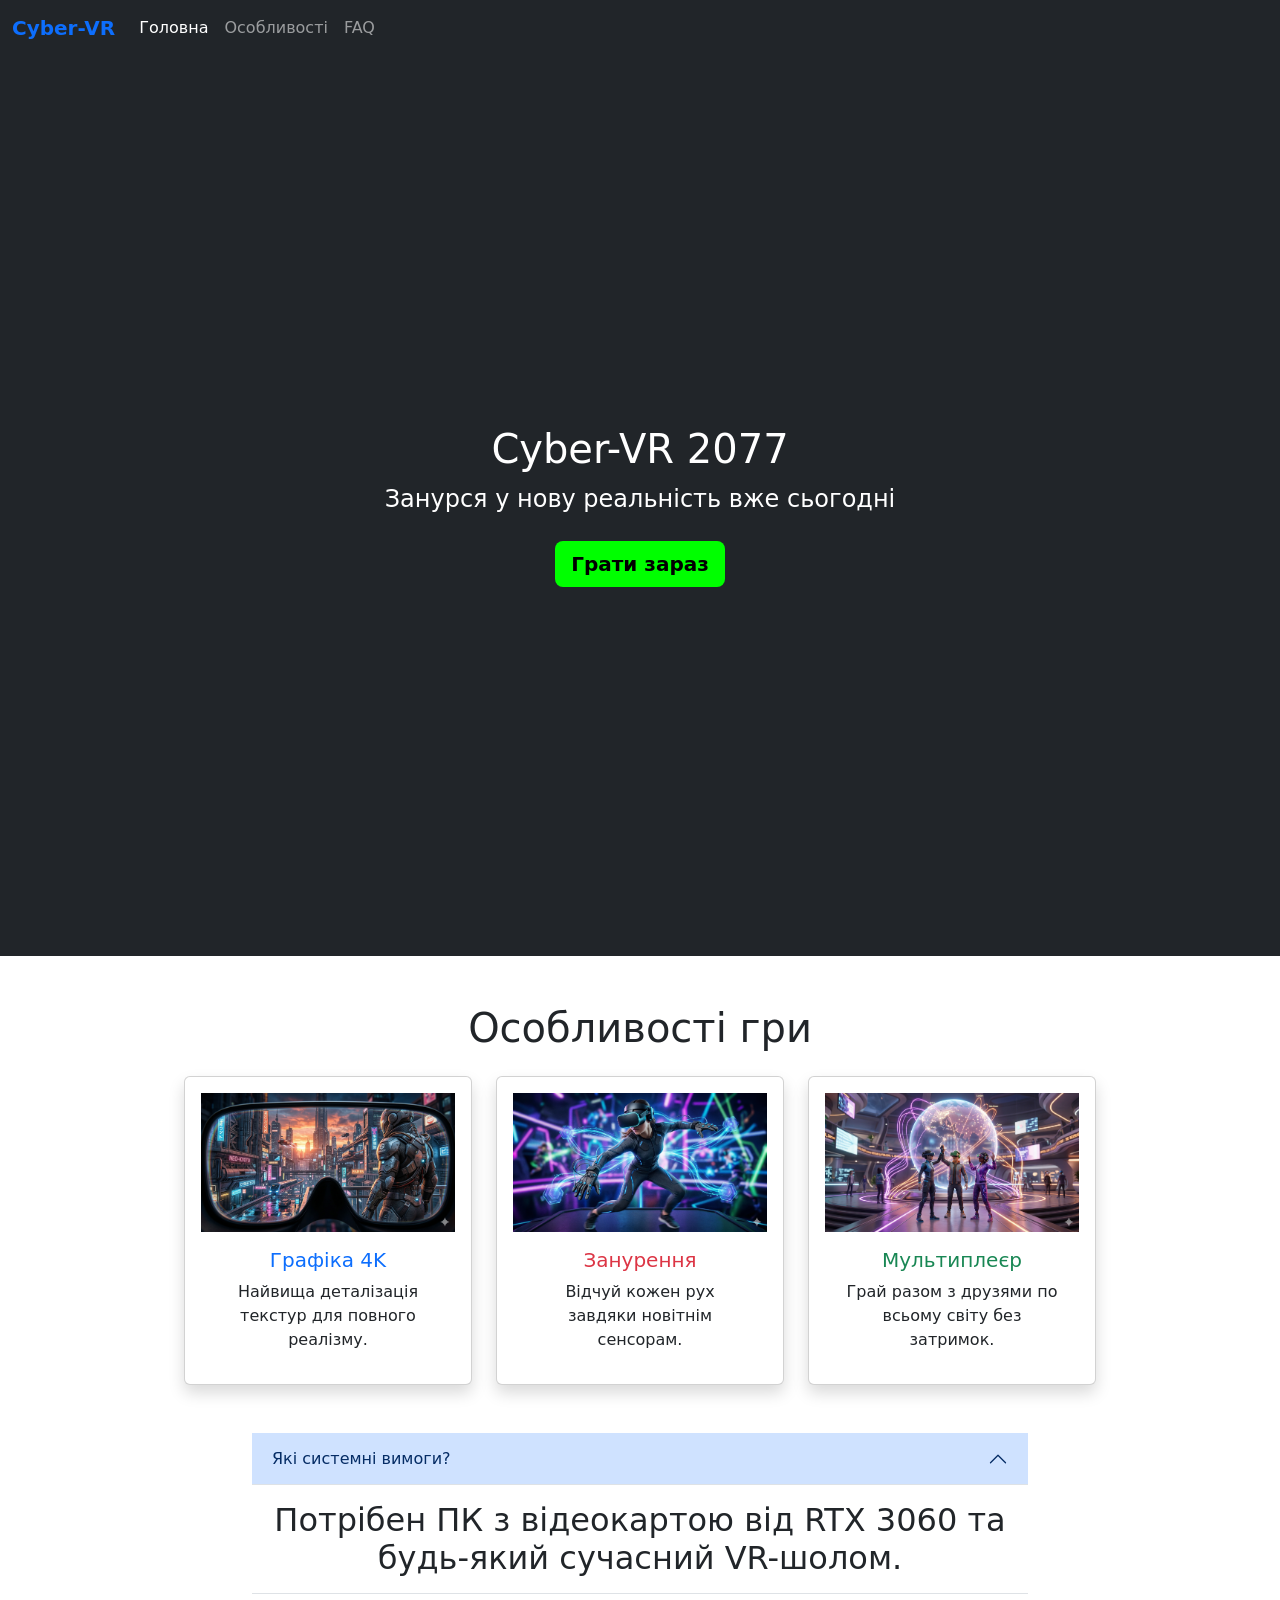
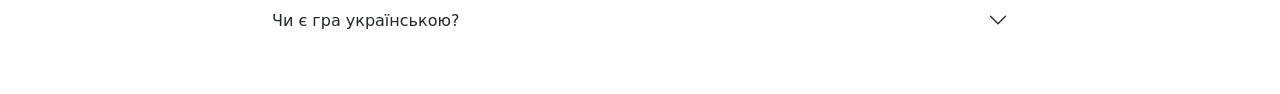
<file: index.html>
<!DOCTYPE html>
<html lang="en">
<head>
    <meta charset="UTF-8">
    <meta name="viewport" content="width=device-width, initial-scale=1.0">
    <title>Document</title>
    <link rel="stylesheet" href="style.css">
    <link href="https://cdn.jsdelivr.net/npm/bootstrap@5.3.3/dist/css/bootstrap.min.css" rel="stylesheet">
    <link rel="stylesheet" href="style.css">
</head>
<body>
  <nav class="navbar navbar-expand-lg navbar-dark bg-dark">
    <div class="container-fluid">
      <a class="navbar-brand text-primary fw-bold" href="#">Cyber-VR</a>
      <button class="navbar-toggler" type="button" data-bs-toggle="collapse" data-bs-target="#navbarNav">
        <span class="navbar-toggler-icon"></span>
      </button>
      <div class="collapse navbar-collapse" id="navbarNav">
        <ul class="navbar-nav">
          <li class="nav-item"><a class="nav-link active" href="#">Головна</a></li>
          <li class="nav-item"><a class="nav-link" href="#">Особливості</a></li>
          <li class="nav-item"><a class="nav-link" href="#">FAQ</a></li>
        </ul>
      </div>
    </div>
  </nav>
<header class="vh-100 bg-dark text-white d-flex flex-column justify-content-center align-items-center">

    <h1 class ="text-upperace.mb-3">Cyber-VR 2077</h1>

    <p class="fs-4 mb-4">Занурся у нову реальність вже сьогодні</p>

    <button class="btn btn-primary btn-lg btn-neon" data-bs-toggle="modal" data-bs-target="#downloadModal">Грати зараз</button>

</header>
<section class="container my-5">
    <h1 class="text-center mb-4" >Особливості гри</h1>
    <div class="d-flex justify-content-center gap-4 flex-wrap">
        <div class="card p-3 text-center shadow" style="max-width: 18rem;">
                <img src="card_1.png" alt="">
                <div class="card-body">
                  <h5 class="card-title text-primary">Графіка 4K</h5>
                  <p class="card-text">Найвища деталізація текстур для повного реалізму.</p>
                </div>
              </div>
        
              <div class="card p-3 text-center shadow" style="max-width: 18rem;">
                <img src="card_2.png" alt="">
                <div class="card-body">
                  <h5 class="card-title text-danger">Занурення</h5>
                  <p class="card-text">Відчуй кожен рух завдяки новітнім сенсорам.</p>
                </div>
              </div>
        
              <div class="card p-3 text-center shadow" style="max-width: 18rem;">
                <img src="card_3.png" alt="">
                <div class="card-body">
                  <h5 class="card-title text-success">Мультиплеєр</h5>
                  <p class="card-text">Грай разом з друзями по всьому світу без затримок.</p>
                </div>
            </div>
          </div>
    </div>
</section>
<section class="container my-5" style="max-width: 800px;">
  <h2 class="text-center mb-4"><div class="accordion  accordion-flush" id="accordionFAQ">
    <div class="accordion-item">
      <h2 class="accordion-header">
        <button class="accordion-button" type="button" data-bs-toggle="collapse" data-bs-target="#collapseOne">
          Які системні вимоги?
        </button>
      </h2>
      <div id="collapseOne" class="accordion-collapse collapse show" data-bs-parent="#accordionFAQ">
        <div class="accordion-body">
          Потрібен ПК з відеокартою від RTX 3060 та будь-який сучасний VR-шолом.
        </div>
      </div>
    </div>
    <div class="accordion-item">
      <h2 class="accordion-header">
        <button class="accordion-button collapsed" type="button" data-bs-toggle="collapse" data-bs-target="#collapseTwo">
          Чи є гра українською?
        </button>
      </h2>
      <div id="collapseTwo" class="accordion-collapse collapse" data-bs-parent="#accordionFAQ">
        <div class="accordion-body">
          Так, доступна повна текстова та голосова локалізація!
        </div>
      </div>
    </div>
  </div>
  </h2>
</section>

<div class="modal fade" id="downloadModal" tabindex="-1">
  <div class="modal-dialog">
    <div class="modal-content">
      <div class="modal-header bg-dark text-white">
        <h5 class="modal-title">Отримати посилання на гру</h5>
        <button type="button" class="btn-close btn-close-white" data-bs-dismiss="modal" aria-label="Close"></button>
      </div>
      <div class="modal-body">
        <p>Залиште свої дані, і ми надішлемо вам унікальне посилання для завантаження!</p>
        <form>
          <div class="mb-3">
            <label class="form-label">Ваше ім'я</label>
            <input type="text" class="form-control" placeholder="Наприклад: Олексій">
          </div>
          <div class="mb-3">
            <label class="form-label">Email адреса</label>
            <input type="email" class="form-control" placeholder="name@example.com">
          </div>
        </form>
      </div>
      <div class="modal-footer">
        <button type="button" class="btn btn-secondary" data-bs-dismiss="modal">Закрити</button>
        <button type="button" class="btn btn-primary">Отримати гру</button>
      </div>
    </div>
  </div>
</div>
<script src="https://cdn.jsdelivr.net/npm/bootstrap@5.3.3/dist/js/bootstrap.bundle.min.js"></script>
</body>
</html>
</file>
<file: style.css>
.btn-neon{
    background-color: lime !important;
    color:black !important;
    border:none !important;
    font-weight: bold;
}
</file>
